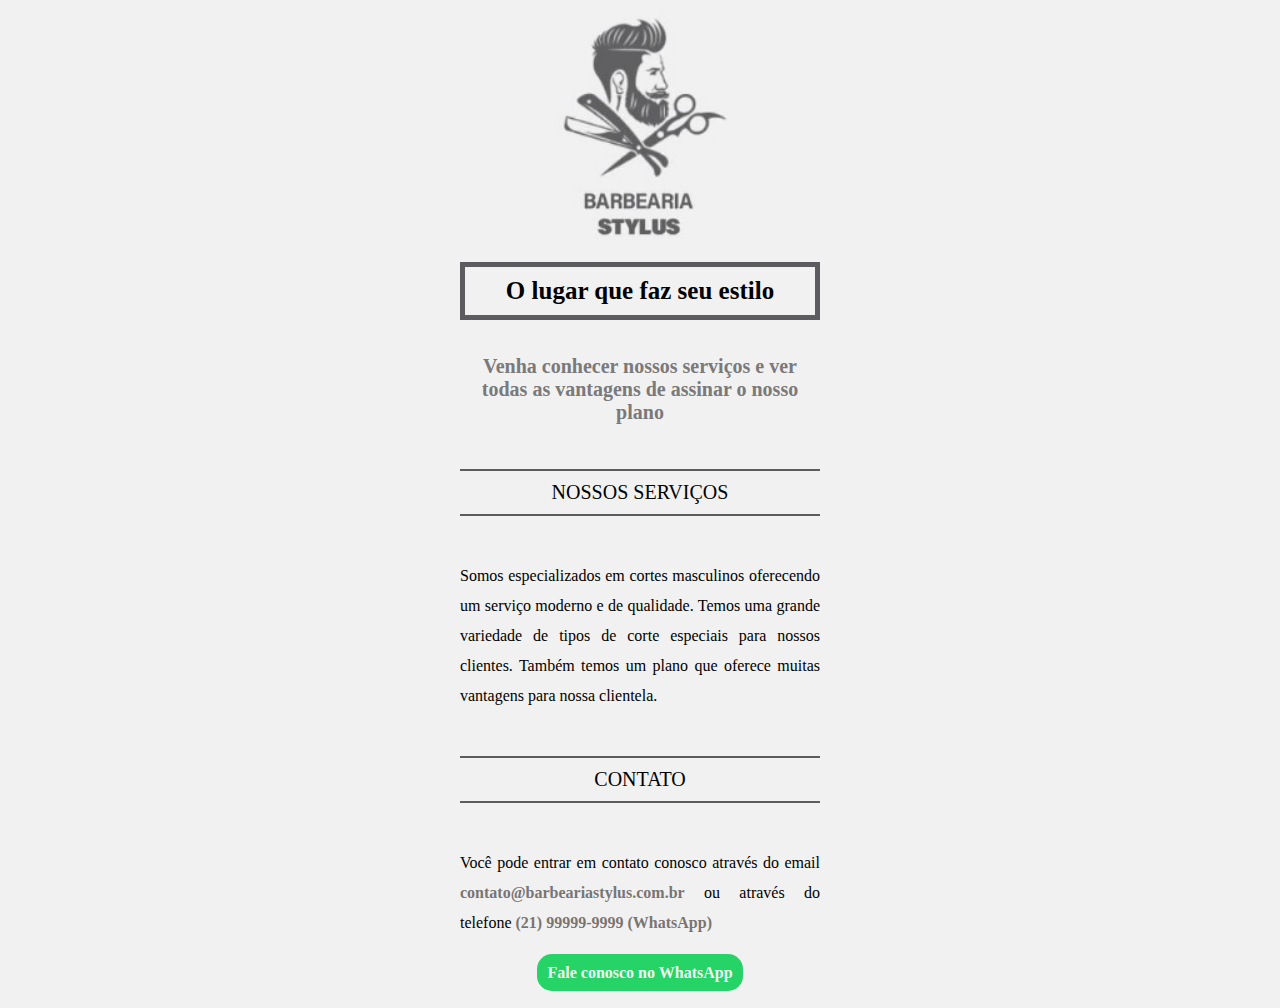
<file: Barbearia Stylus/index.html>
<!DOCTYPE html>
<html lang="pt-BR">

<head>
    <meta charset="UTF-8">
    <meta name="viewport" content="width=device-width, initial-scale=1.0">
    <title>Barbearia Stylus</title>
    <link rel="stylesheet" href="estilo.css">
</head>

<body>
    <img src="img/logotipo.jpg" alt="Logo Barbearia Stylus">

    <h1>O lugar que faz seu estilo</h1>

    <h2>
        Venha conhecer nossos serviços e ver todas as 
        vantagens de assinar o nosso plano
    </h2>

    <h3>NOSSOS SERVIÇOS</h3>

    <p>
        Somos especializados em cortes masculinos oferecendo um serviço moderno e de qualidade. Temos uma grande
        variedade de tipos de corte especiais para nossos clientes. Também temos um plano que oferece muitas vantagens
        para nossa clientela.
    </p>

    <h3>CONTATO</h3>

    <p>
        Você pode entrar em contato conosco através do email <span>contato@barbeariastylus.com.br</span> ou através do telefone <span>(21) 99999-9999 (WhatsApp)</span>
    </p>

    <a href="https://api.whatsapp.com/send?phone=999999999&text=Send20%a20%quote">Fale conosco no WhatsApp</a>

</body>

</html>
</file>
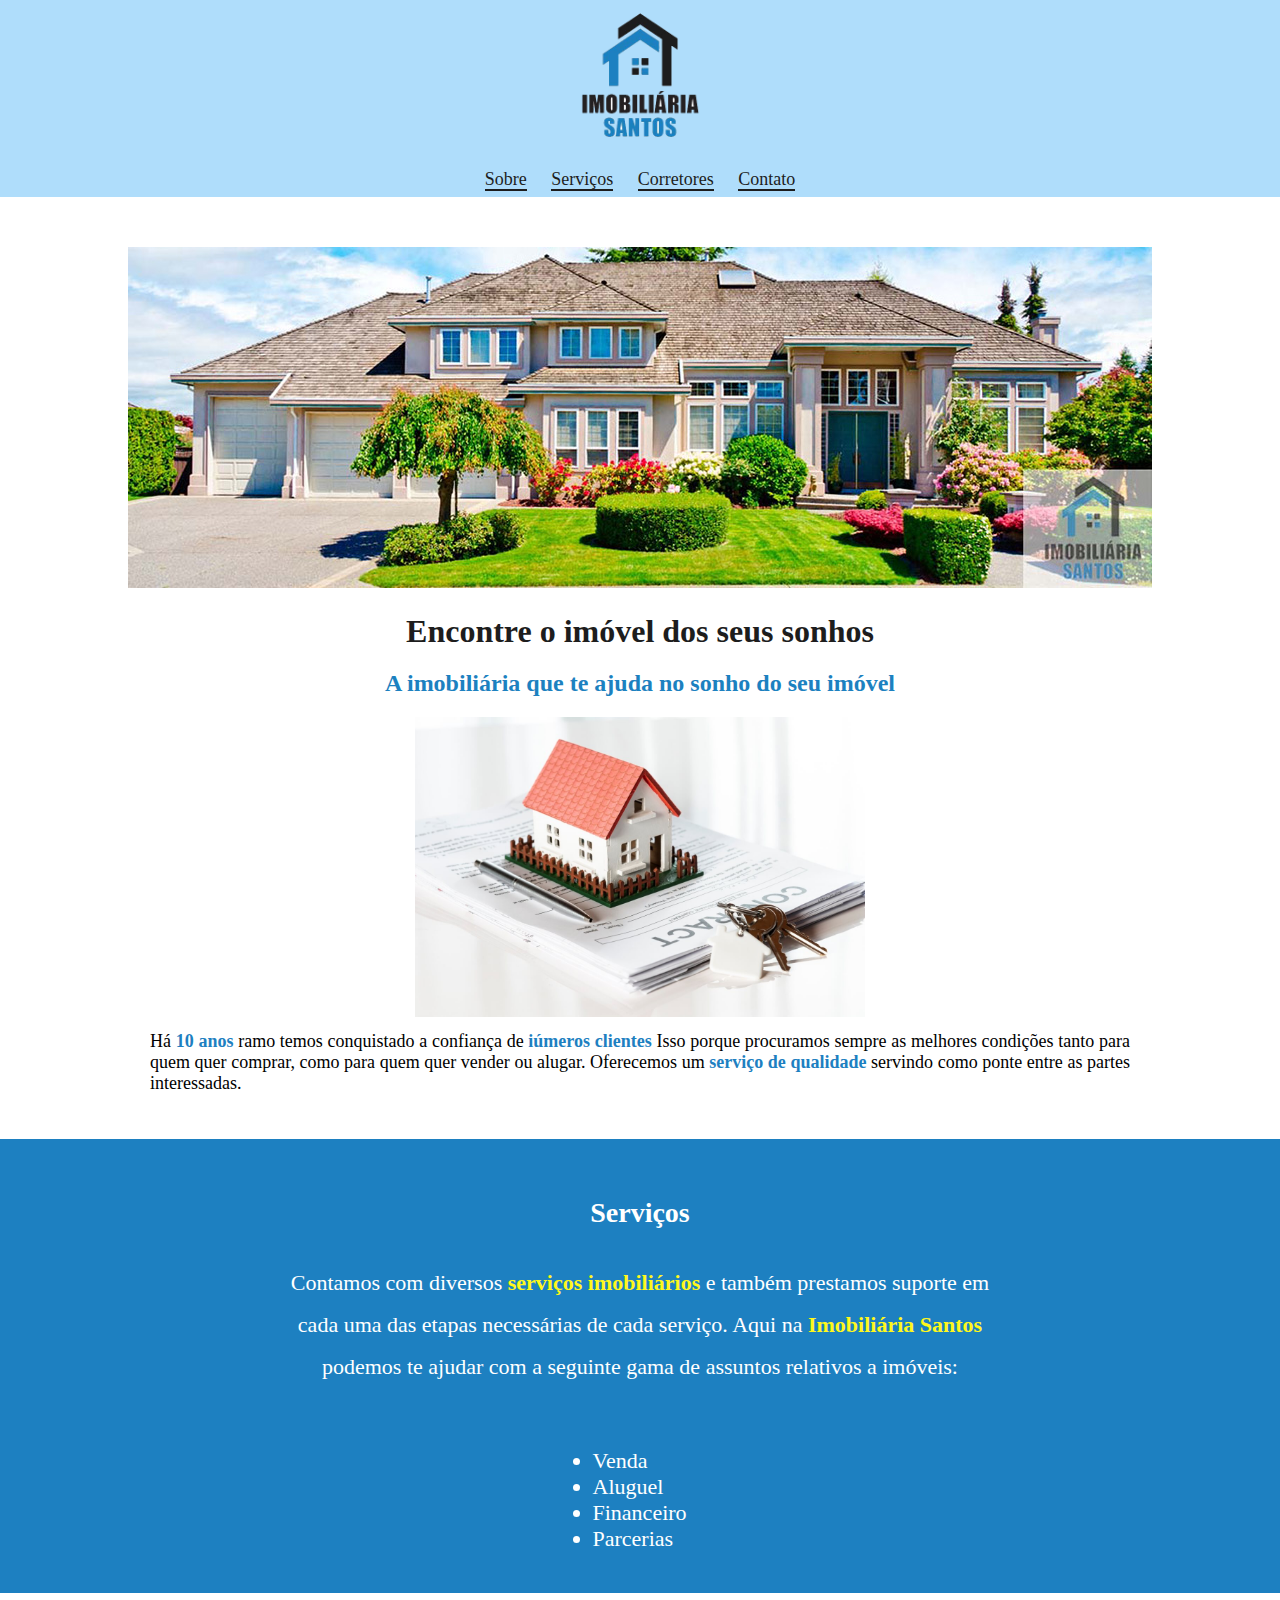
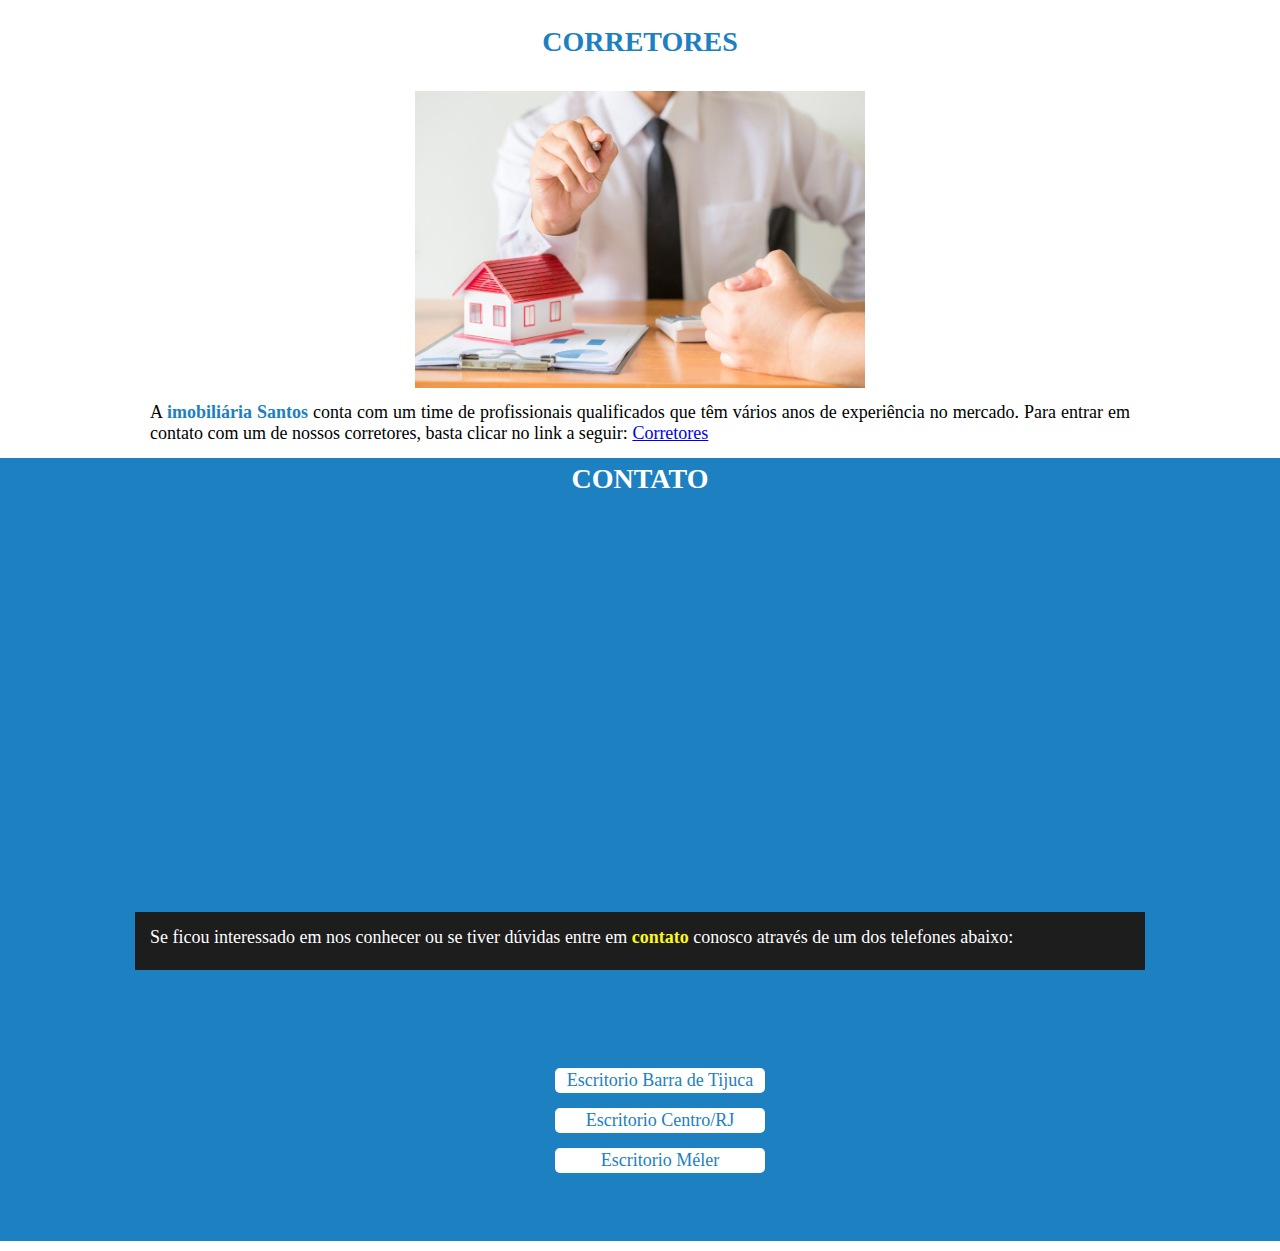
<file: Imobiliaria Santos/index.html>
<!DOCTYPE html>
<html lang="pt-BR">

<head>
    <meta charset="UTF-8">
    <meta name="viewport" content="width=device-width, initial-scale=1.0">
    <title>Imobiliaria Santos</title>
    <link rel="stylesheet" href="css/estilo.css">
</head>

<body>
    <div class="secao inicio">
        <img class="logo" src="img/logo.png" alt="Logo da Imobiliaria Santos">
        <p>
            <a href="#Sobre">Sobre</a>
            <a href="#Serviços">Serviços</a>
            <a href="#Corretores">Corretores</a>
            <a href="#Contato">Contato</a>
        </p>
    </div>
    <!Primeira seção>

    <div class="secao banner">
        <img src="img/banner.jpg" alt="Casa padrão americano">
    </div>
    <!Segunda seção>

    <div class="secao sobre" id="Sobre">
        <h1>Encontre o imóvel dos seus sonhos</h1>
        <h2>A imobiliária que te ajuda no sonho do seu imóvel</h2>
        <img class="imagem-padrao" src="img/imovel-assinatura.jpg" alt="Maquete de uma e uma chave sobre contrato de imovel">
        <p>
            Há <span class="texto-azul">10 anos</span> ramo temos conquistado a confiança de <span class="texto-azul">iúmeros clientes</span> Isso porque procuramos sempre as melhores condições tanto para quem quer comprar, como para quem quer vender ou alugar. Oferecemos um <spam class="texto-azul">serviço de qualidade</spam> servindo como ponte entre as partes interessadas.
        </p>

    </div>
    <!Quarta seção>

    <div class="secao servicos" id="Serviços">
        <h3 class="padrao-subtitulo">Serviços</h3>
        <p class="primeiro-paragrafo">
            Contamos com diversos <span class="texto-amarelo">serviços imobiliários</span> e também prestamos suporte em cada uma das etapas necessárias de cada serviço. Aqui na <span class="texto-amarelo">Imobiliária Santos</span> podemos te ajudar com a seguinte gama de assuntos relativos a imóveis:
        </p>
        <p>
            <ul>
                <li>Venda</li>
                <li>Aluguel</li>
                <li>Financeiro</li>
                <li>Parcerias</li>
            </ul>
        </p>
    </div>
    <!Quinta seção>

    <div class="secao corretores" id="Corretores">
        <h3 class="texto-azul padrao-subtitulo">CORRETORES</h3>
        <img class="imagem-padrao" src="img/corretores.jpg" alt="Corretor fechando negocio">
        <p>
            A <span class="texto-azul">imobiliária Santos</span> conta com um time de profissionais qualificados que têm vários anos de experiência no mercado. Para entrar em contato com um de nossos corretores, basta clicar no link a seguir: <a href="mailto: corretores@gmail.com">Corretores</a>
        </p>
    </div>

    <!Sexta seção>
    <div class="secao contato" id="Contato">
        <h3 class="padrao-subtitulo">CONTATO</h3>
        <iframe src="https://www.google.com/maps/embed?pb=!1m18!1m12!1m3!1d7346.254844548052!2d-43.364712467659004!3d-22.98234139602229!2m3!1f0!2f0!3f0!3m2!1i1024!2i768!4f13.1!3m3!1m2!1s0x9bda2ed54ec2e1%3A0x4431d262cad1d163!2sAv.%20Ayrton%20Senna%2C%203000%20-%20Barra%20da%20Tijuca%2C%20Rio%20de%20Janeiro%20-%20RJ%2C%2022775-904!5e0!3m2!1spt-BR!2sbr!4v1642532754862!5m2!1spt-BR!2sbr" frameborder="0"></iframe>
        <p class="mensagem">
            Se ficou interessado em nos conhecer ou se tiver dúvidas entre em <span class="texto-amarelo">contato</span> conosco através de um dos telefones abaixo:
        </p>
        <p>
            <ul type="none">
                <li>Escritorio Barra de Tijuca</li>
                <li>Escritorio Centro/RJ</li>
                <li>Escritorio Méler</li>
            </ul>
        </p>

    </div>
    
</body>

</html>
</file>
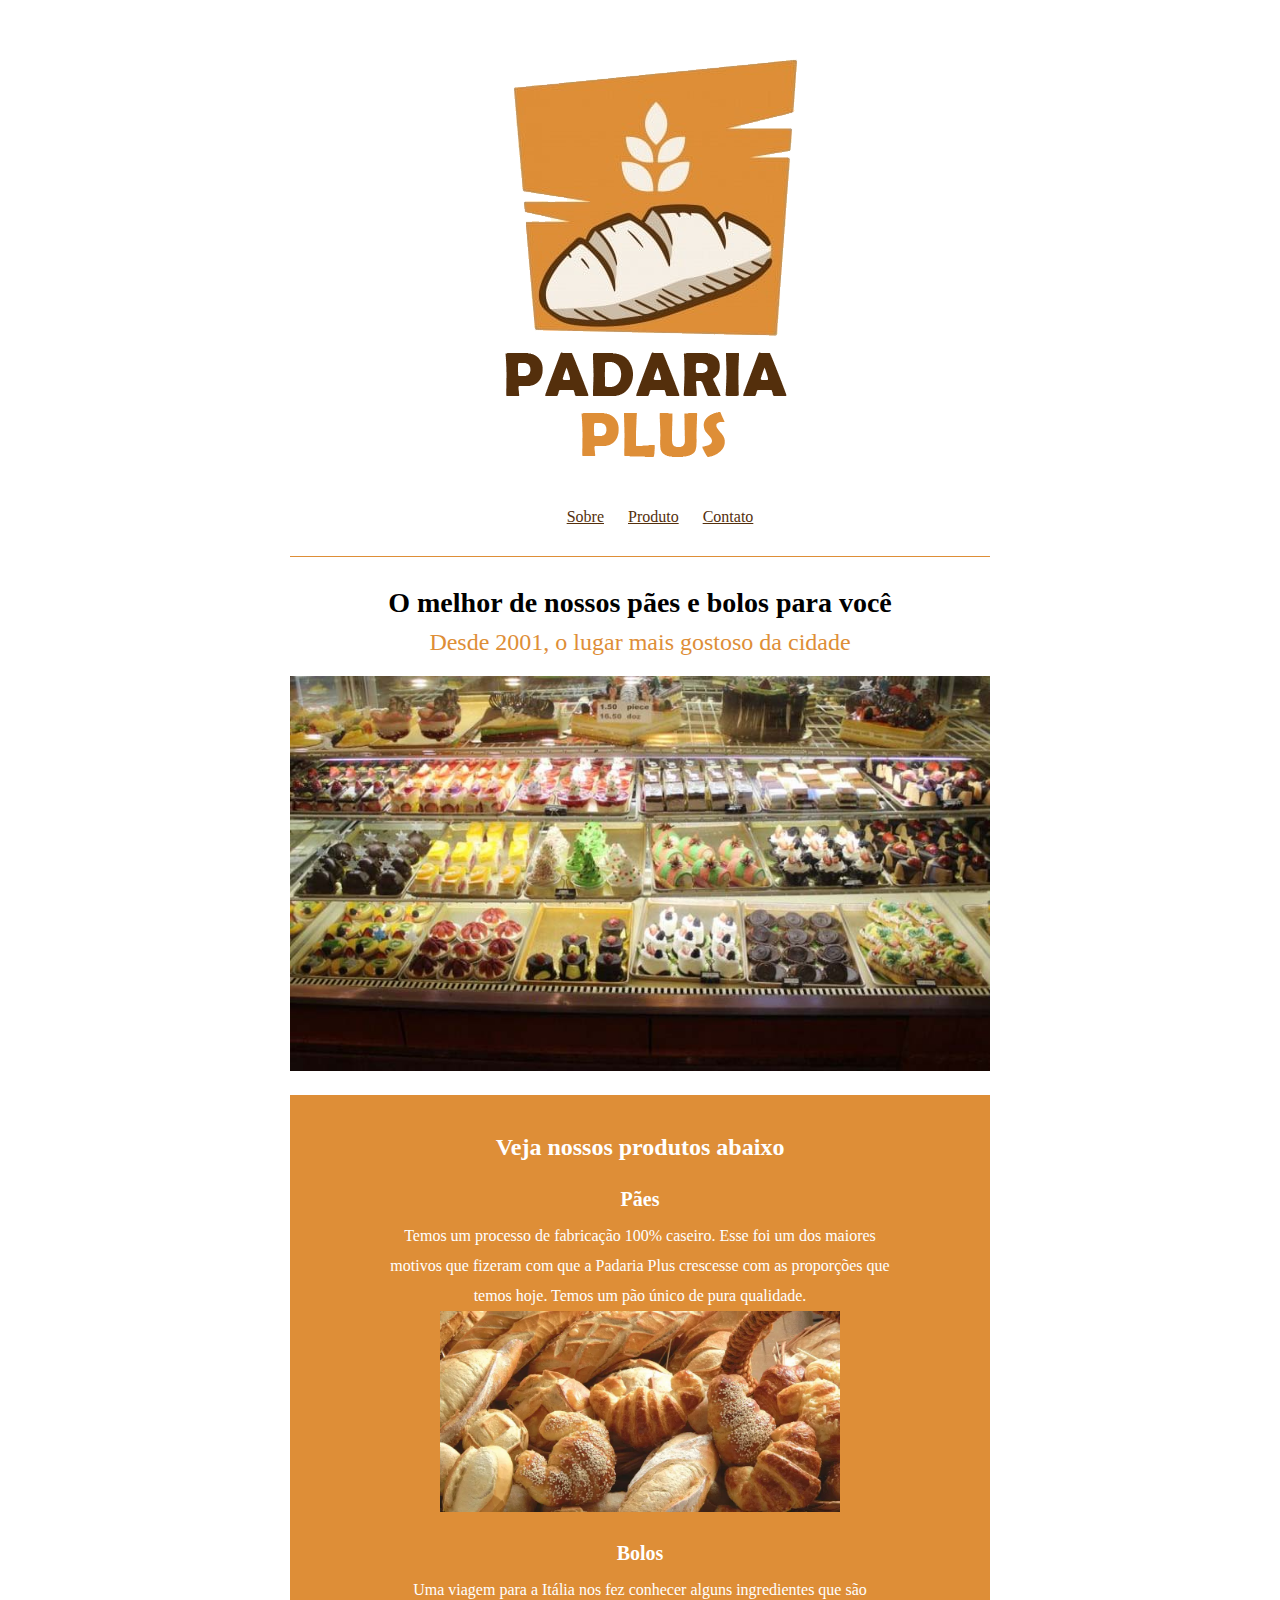
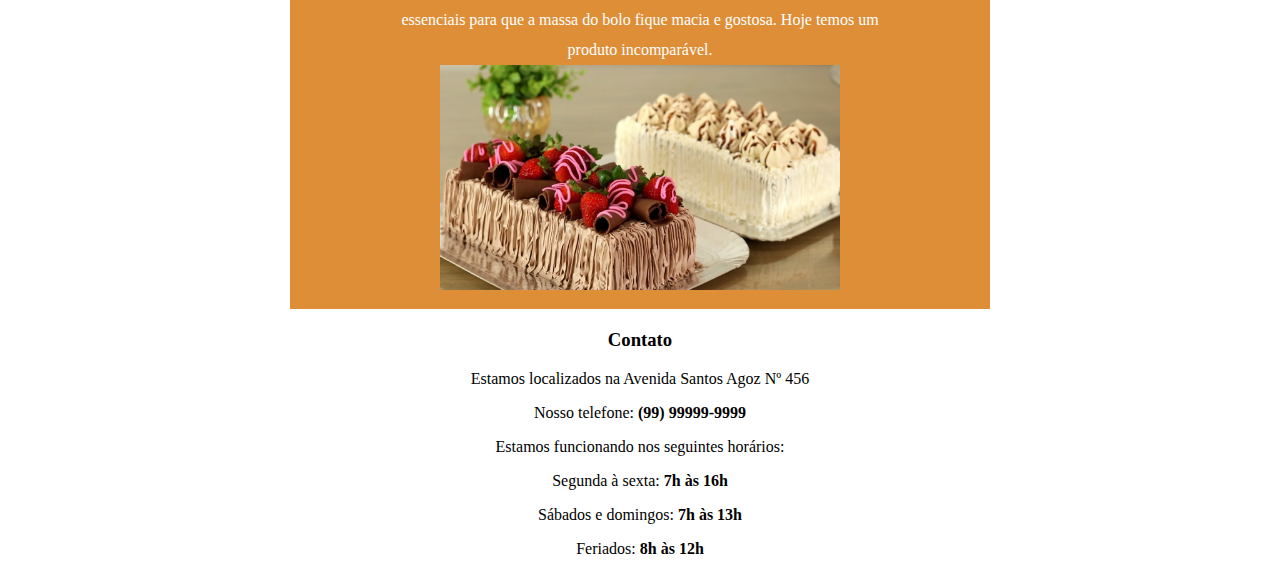
<file: Padaria-plus/index.html>
<!DOCTYPE html>
<html lang="pt-BR">
<head>

    <meta charset="UTF-8">
    <meta name="viewport" content="width=device-width, initial-scale=1.0">
    <meta name="description" content="Plataforma de exposição dos produtos vendidos pela padaria plus">
    <title>Padaria plus</title>
    <link rel="stylesheet" href="css/estilo.css">

</head>
<body>
    <div class="secao">
        <img class="logo" src="img/logo.png " alt="Logo Padaria plus">
        <ul type="none">

            <li><a href="#Sobre">Sobre</a></li>
            <li><a href="#Produto">Produto</a></li>
            <li><a href="#Contato">Contato</a></li>

        </ul>
        
    </div>

    <div class="secao" id="Sobre">

        <h1>O melhor de nossos pães e bolos para você</h1>
        <h2>Desde 2001, o lugar mais gostoso da cidade</h2>
        <img class="img-vitrine" src="img/produtos-padaria.jpg" alt="Vitrine da padaria">

    </div>

    <div class="secao secao-destaque" id="Produto">
        <h3>Veja nossos produtos abaixo</h3>
        <h4>Pães</h4>
        <p>
            Temos um processo de fabricação 100% caseiro. Esse foi um dos maiores motivos que fizeram com que a Padaria Plus crescesse com as proporções que temos hoje. Temos um pão único de pura qualidade.
        </p>

        <img class="img-paes" src="img/paes.jpg" alt="Imagem dos pães da padaria plus">

        <h4>Bolos</h4>
        <p>
            Uma viagem para a Itália nos fez conhecer alguns ingredientes que são essenciais para que a massa do bolo fique macia e gostosa. Hoje temos um produto incomparável.
        </p>

        <img class="img-bolos" src="img/bolos.jpg" alt="Imagem dos bolos vendidos na padaria plus">

    </div>

    <div class="secao" id="Contato">
        <h3>Contato</h3>
        <p>
            Estamos localizados na Avenida Santos Agoz Nº 456
        </p>
        <p>
            Nosso telefone: <span>(99) 99999-9999</span>
        </p>
        <p>
            Estamos funcionando nos seguintes horários:
        </p>
        <p>
            Segunda à sexta: <span>7h às 16h</span>
        </p>
        <p>
            Sábados e domingos: <span>7h às 13h</span>
        </p>
        <p>
            Feriados: <span>8h às 12h</span>
        </p>


    </div>
</body>
</html>
</file>
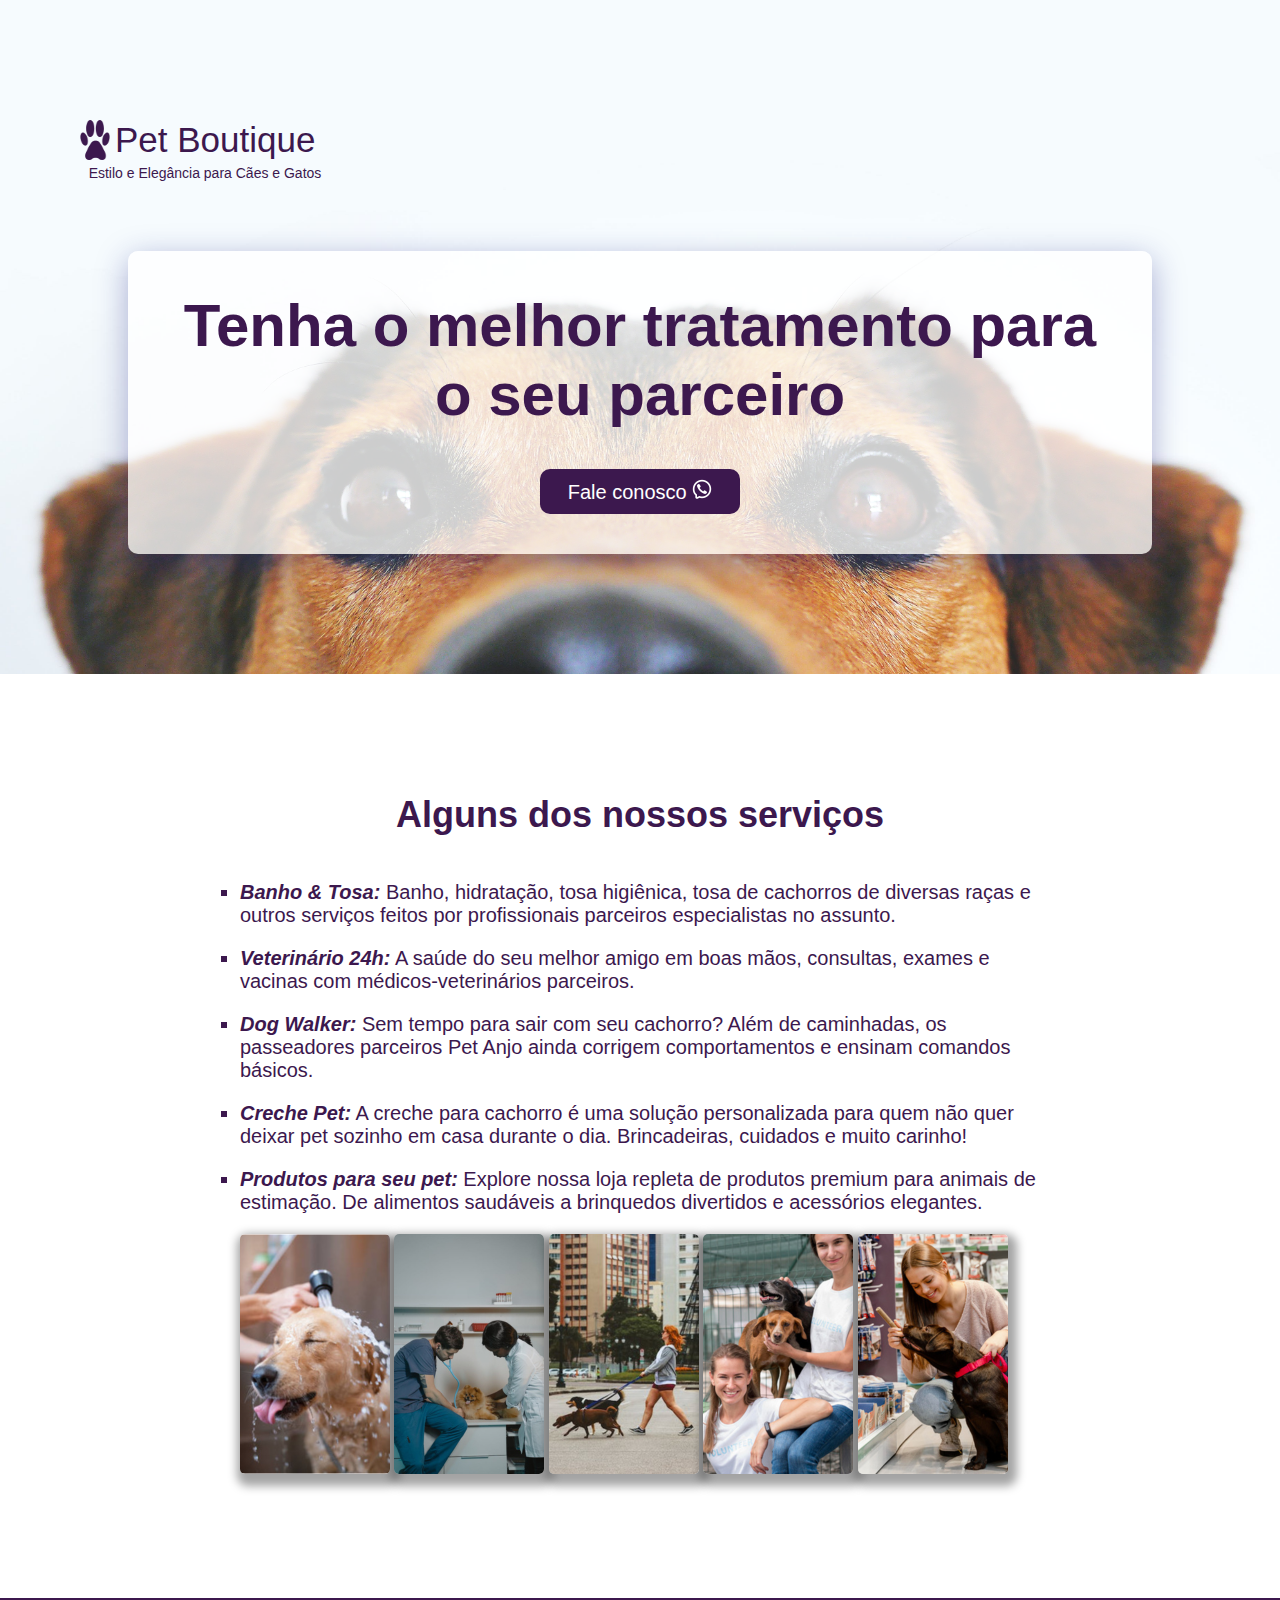
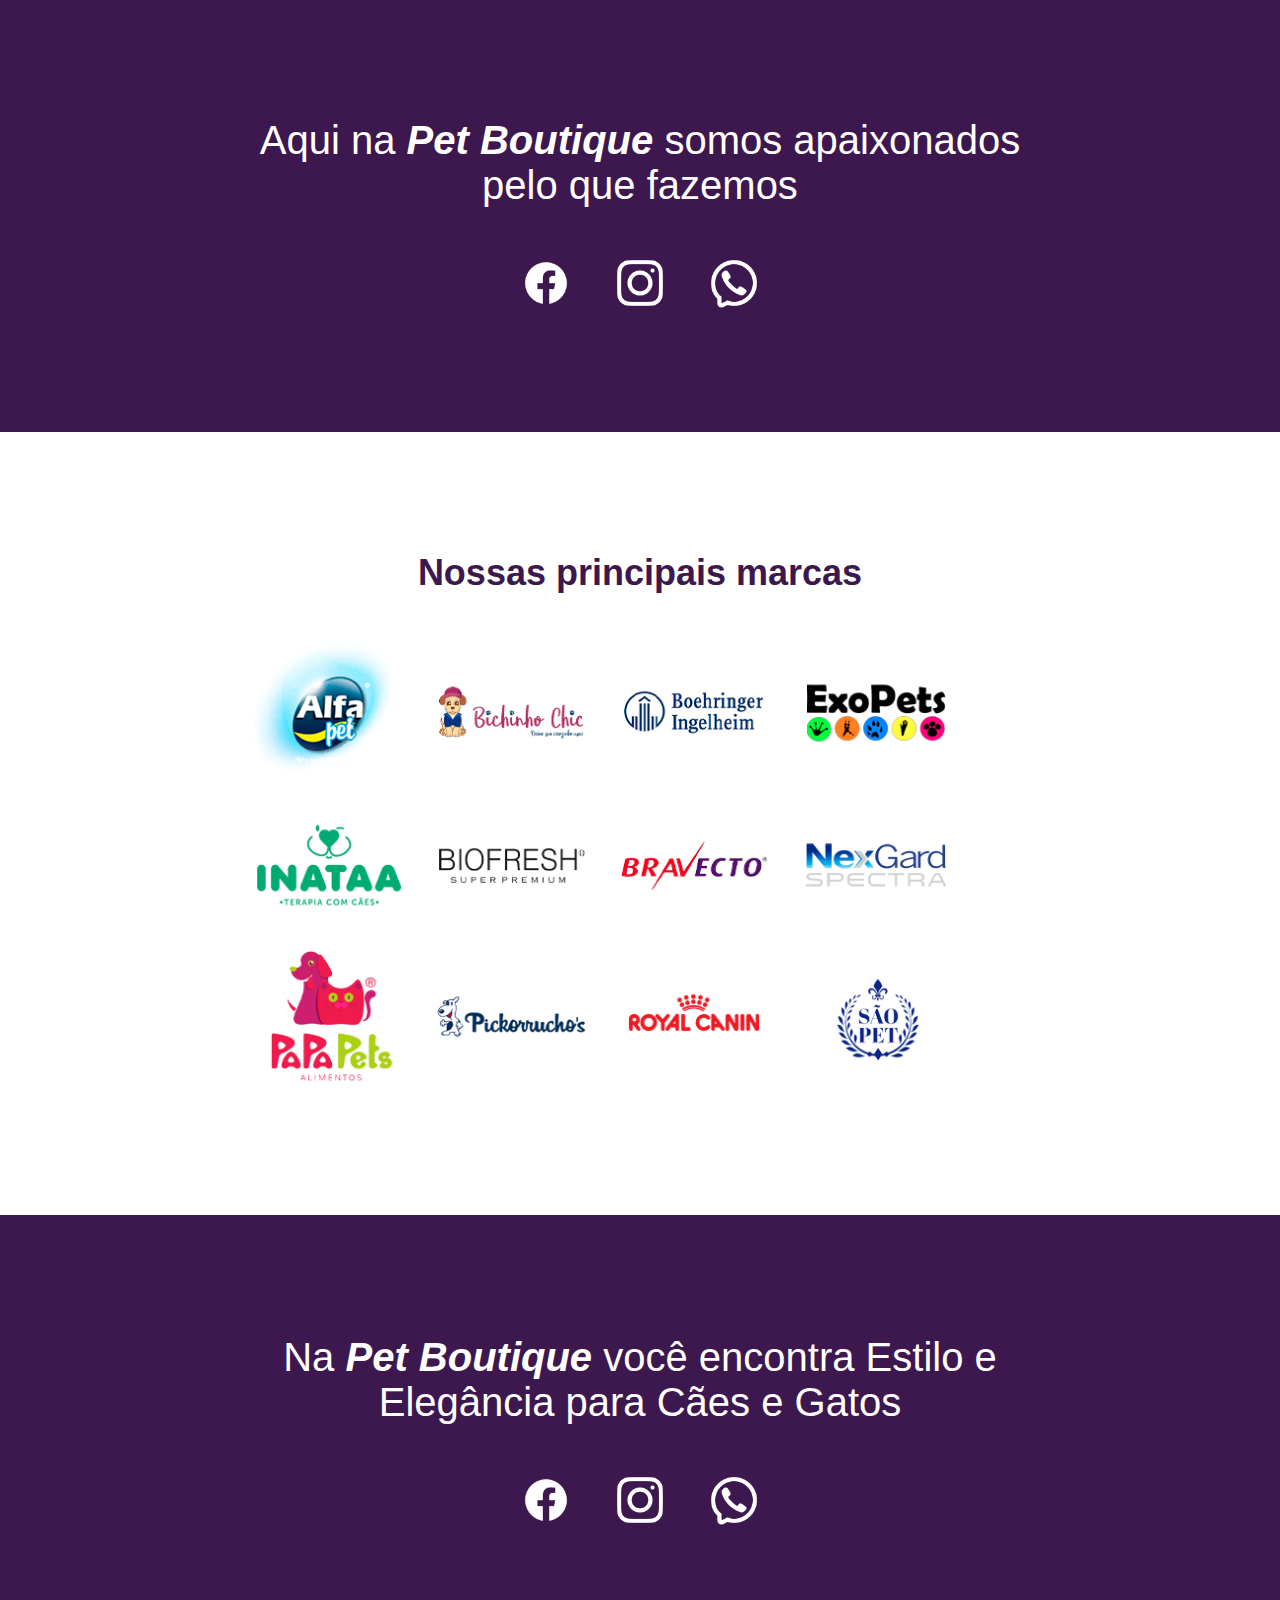
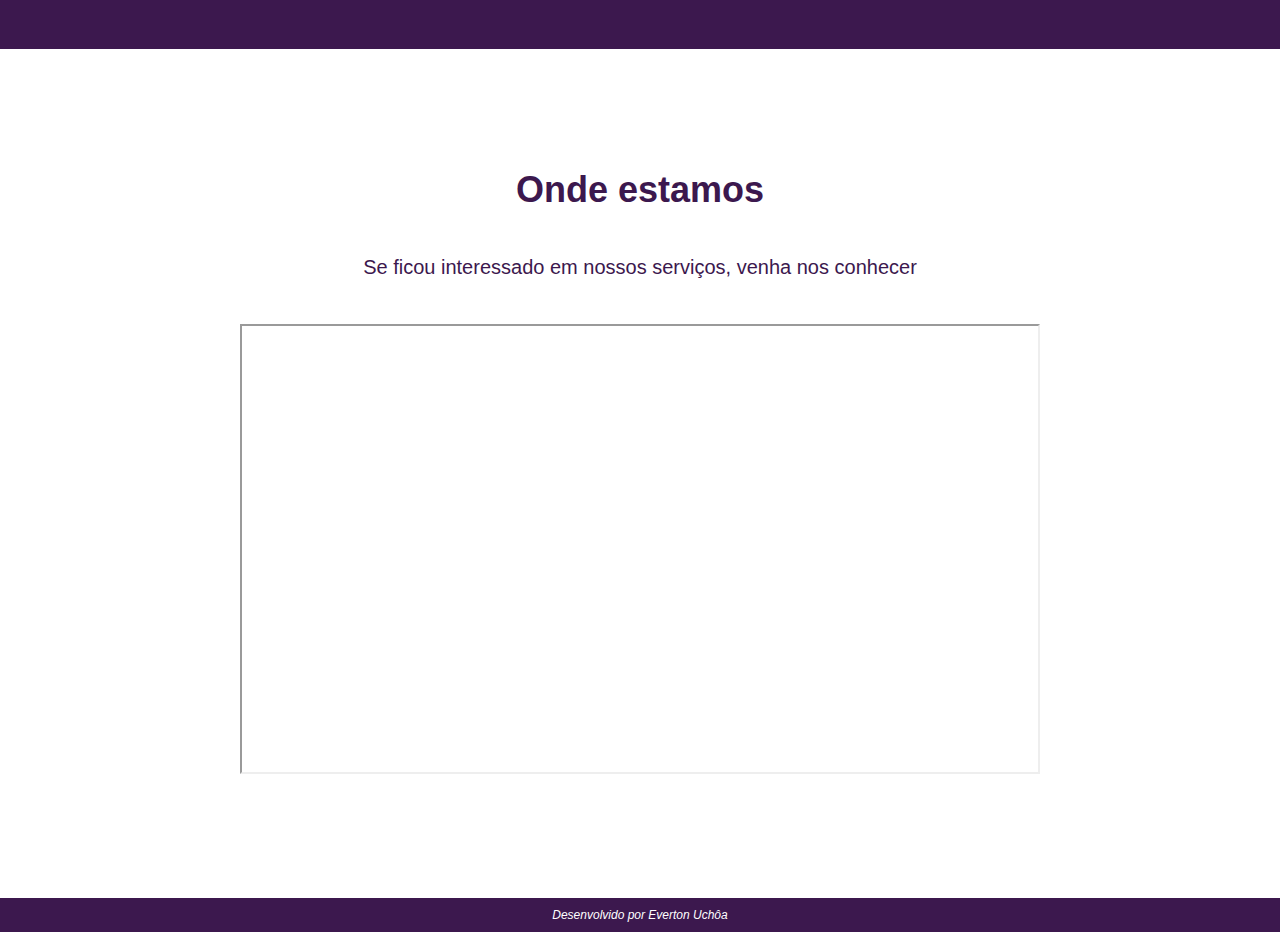
<file: pet shop/index.html>
<!DOCTYPE html>
<html lang="pt-BR">

<head>
    <meta charset="UTF-8">
    <meta name="viewport" content="width=device-width, initial-scale=1.0">
    <meta name="description" content="Site para venda de serviços e produtos para animais de estimação">
    <title>Pet Boutique</title>
    <link rel="stylesheet" href="css/estilo.css">
</head>

<body>
    <header>
            <div class="logo">
                <div class="nome-logo">
                    <img src="img/patas.png" alt="Logomarca Pet Shop">
                    <p>Pet Boutique</p>
                </div>
                <p class="sloga-logo">Estilo e Elegância para Cães e Gatos</p>
            </div>

            <div class="banner">
                <h1 class="banner-titulo">Tenha o melhor tratamento para o seu parceiro</h1>
                <div class="whatsapp-link">
                     <a href="https://wa.me/5522999999999/" target="_blank">Fale conosco</a>
                     <img src="img/redes-sociais/whatsapp-svgrepo-com.png" alt="Logo whatsapp">
                </div>
            </div>    
    </header>

    <main>
        <div class="serviços">
            <h2>Alguns dos nossos serviços</h2>
            <div class="list">
                <ul type="square" >
                    <li>
                        <span>Banho & Tosa:</span> Banho, hidratação, tosa higiênica, tosa de cachorros de diversas
                        raças e outros serviços feitos por profissionais parceiros especialistas no assunto.
                    </li>
                    <li>
                        <span>Veterinário 24h:</span> A saúde do seu melhor amigo em boas mãos, consultas, exames e
                        vacinas com médicos-veterinários parceiros.
                    </li>
                    <li>
                        <span>Dog Walker:</span> Sem tempo para sair com seu cachorro? Além de caminhadas, os
                        passeadores parceiros Pet Anjo ainda corrigem comportamentos e ensinam comandos básicos.
                    </li>
                    <li>
                        <span>Creche Pet:</span> A creche para cachorro é uma solução personalizada para quem não quer
                        deixar pet sozinho em casa durante o dia. Brincadeiras, cuidados e muito carinho!
                    </li>
                    <li>
                        <span>Produtos para seu pet:</span> Explore nossa loja repleta de produtos premium para animais
                        de estimação. De alimentos saudáveis a brinquedos divertidos e acessórios elegantes.
                    </li>
                </ul>
            </div>

            <div class="img-serviços">
                <img src="img/banho.png" alt="Cachorro tomando banho">
                <img src="img/veterinario.png" alt="Dois veterinario cuidando de um cachorro">
                <img src="img/dog-walker.png" alt="Mulher passeando com dois cachorros">
                <img src="img/creche.png" alt="Duas mulheres com dois cachorros">
                <img src="img/loja.png" alt="Uma mulher com seu cachorro em uma loja">
            </div>
        </div>

        <div class="redes-sociais">
            <p>Aqui na <span>Pet Boutique</span> somos apaixonados pelo que fazemos</p>
            <div class="logo-redes">
                <a href="https://www.facebook.com/" target="_blank"><img src="img/redes-sociais/facebook-svgrepo-com.png" alt="Logo Facebook"></a>
                <a href="https://www.instagram.com/" target="_blank"><img src="img/redes-sociais/instagram-svgrepo-com.png" alt="Logo Instagran"></a>
                <a href="https://wa.me/5522999999999/" target="_blank"><img src="img/redes-sociais/whatsapp-svgrepo-com.png" alt="Logo whatsapp"></a>
            </div>
        </div>

        <div class="marcas">
            <h3>Nossas principais marcas</h3>
            <div>
                <div>
                    <img src="img/marcas/AlfaPet.png" alt="Logo Alfapet">
                    <img src="img/marcas/BichinhoChic.png" alt="Logo BichinhoChic">
                    <img src="img/marcas/Boehringer.png" alt="Logo Boehringer">
                    <img src="img/marcas/exopets.png" alt="Logo Exopets">
                </div>
                <div>
                    <img src="img/marcas/Inataa.png" alt="Logo Inataa">
                    <img src="img/marcas/LogoBiofresh.png" alt="Logo Biofresh">
                    <img src="img/marcas/LogoBravecto.png" alt="Logo Bravecto">
                    <img src="img/marcas/NexgardSpectra.png" alt="Logo NexgardSpectra">
                </div>
                <div>
                    <img src="img/marcas/PapaPets.png" alt="Logo PapaPets">
                    <img src="img/marcas/Pickorruchos.png" alt="Logo Pickorruchos">
                    <img src="img/marcas/royalcanini.png" alt="Logo royalcanini">
                    <img src="img/marcas/saopet.png" alt="Logo saopet">
                </div>
            </div>
        </div>

        <div class="redes-sociais">
            <p>Na <span>Pet Boutique</span> você encontra Estilo e Elegância para Cães e Gatos</p>
            <div class="logo-redes">
                <a href="https://www.facebook.com/" target="_blank"><img src="img/redes-sociais/facebook-svgrepo-com.png" alt="Logo Facebook"></a>
                <a href="https://www.instagram.com/" target="_blank"><img src="img/redes-sociais/instagram-svgrepo-com.png" alt="Logo Instagran"></a>
                <a href="https://wa.me/5522999999999/" target="_blank"><img src="img/redes-sociais/whatsapp-svgrepo-com.png" alt="Logo whatsapp"></a>
            </div>
        </div>

        <div class="localizacao">
            <h3>Onde estamos</h3>
            <p>Se ficou interessado em nossos serviços, venha nos conhecer</p>
            <iframe src="https://www.google.com/maps/embed?pb=!1m18!1m12!1m3!1d127389.0099707612!2d-38.64200640273439!3d-3.8302193999999954!2m3!1f0!2f0!3f0!3m2!1i1024!2i768!4f13.1!3m3!1m2!1s0x7c74ffeb02671e3%3A0xebd1039403eb3d24!2sBoutique%20Pet%20Oficial!5e0!3m2!1spt-BR!2sbr!4v1714157828589!5m2!1spt-BR!2sbr" width="800" height="450"></iframe>

        </div>
    </main>

    <footer>
        <p>Desenvolvido por Everton Uchôa</p>
    </footer>
</body>

</html>
</file>
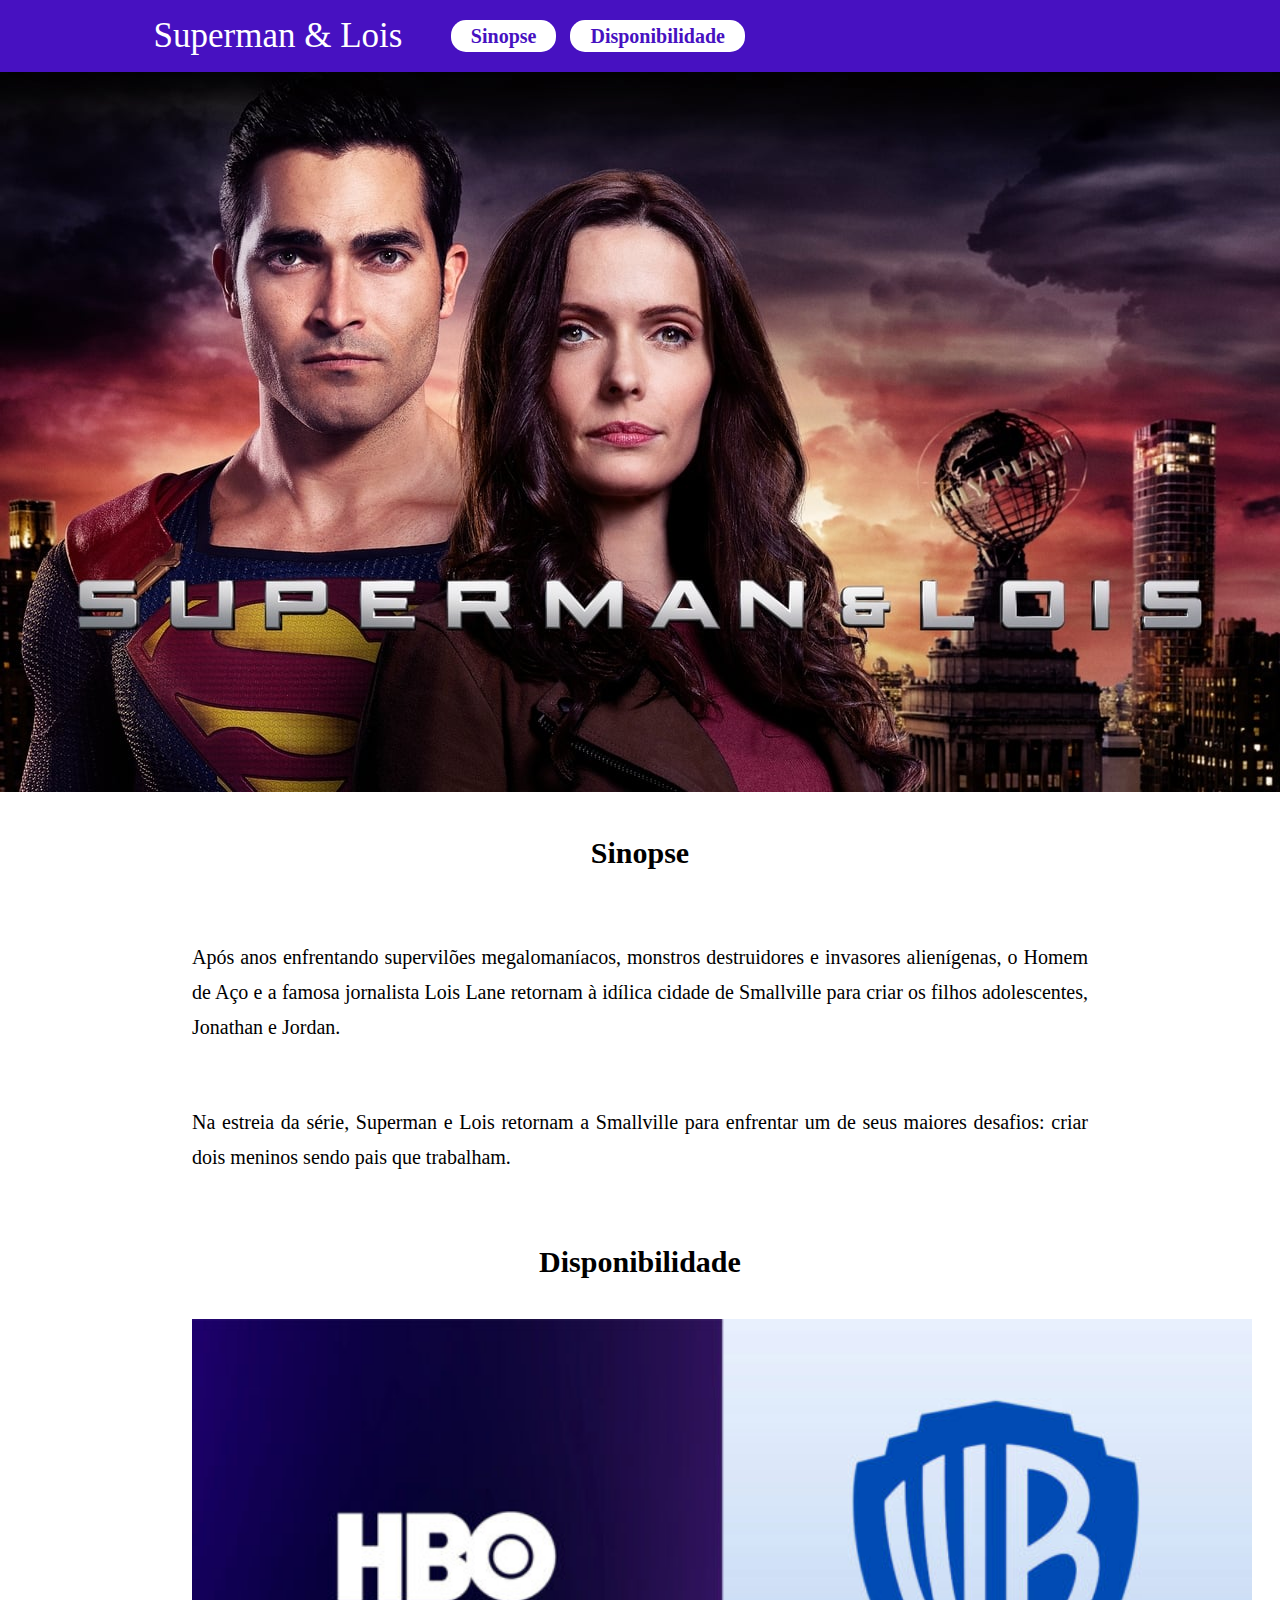
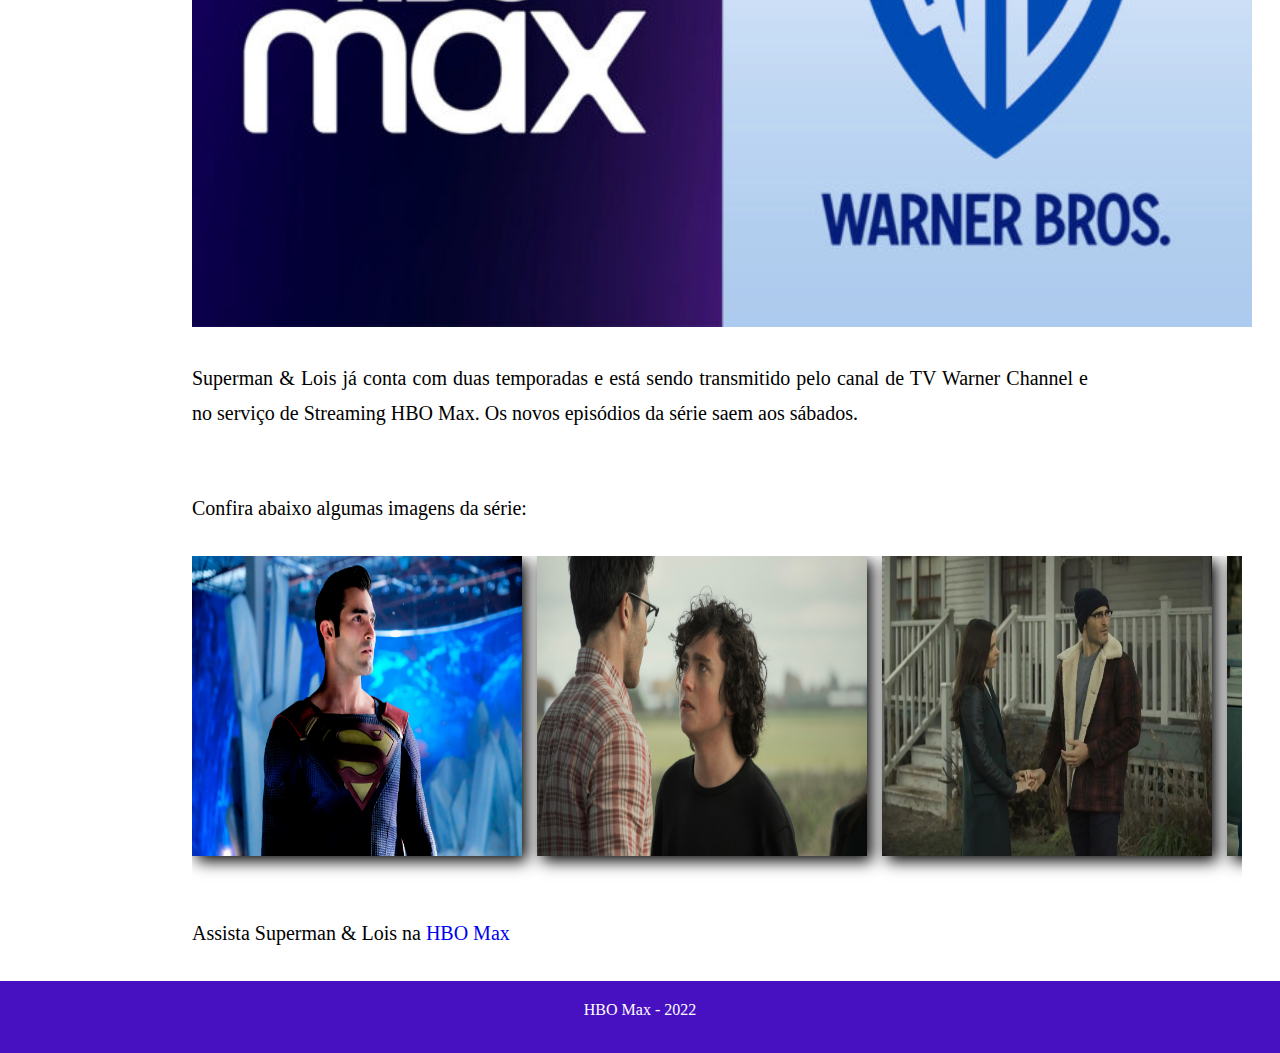
<file: Superman & Lois/index.html>
<!DOCTYPE html>
<html lang="en">

<head>
    <meta charset="UTF-8">
    <meta name="viewport" content="width=device-width, initial-scale=1.0">
    <meta name="description" content="Pagina de divulvação da série Superman & Lois">
    <link rel="stylesheet" href="css/estilo.css">
    <title>Superman & Lois</title>
</head>

<body>
    <header>
        <h1>Superman & Lois</h1>
        <nav>
            <a class="link" href="#Sinopse">Sinopse</a>
            <a class="link" href="#Disponibilidade">Disponibilidade</a>
        </nav>
    </header>

    <main class="seção-main">
        <section class="banner">
            <img src="img/capa.jpg" alt="Banner do Superman & Lois">
        </section>

        <section>
            <h2 id="Sinopse" class="subtitulo">Sinopse</h2>
            <p class="paragrafos">
                Após anos enfrentando supervilões megalomaníacos, monstros destruidores e invasores alienígenas, o Homem
                de Aço e a famosa jornalista Lois Lane retornam à idílica cidade de Smallville para criar os filhos
                adolescentes, Jonathan e Jordan.
            </p>
            <p class="paragrafos">
                Na estreia da série, Superman e Lois retornam a Smallville para enfrentar um de seus maiores desafios:
                criar dois meninos sendo pais que trabalham.
            </p>
        </section>

        <section>
            <h2 id="Disponibilidade" class="subtitulo">Disponibilidade</h2>
            <img class="img-tvs" src="img/tv.jpg" alt="Imagem logo da HBOmax e da Wagner Bros">
            <p class="paragrafos">
                Superman & Lois já conta com duas temporadas e está sendo transmitido pelo canal de TV Warner Channel e
                no serviço de Streaming HBO Max.
                Os novos episódios da série saem aos sábados.
            </p>
            <p class="paragrafos">
                Confira abaixo algumas imagens da série:
            </p>
            <div class="galeria album">
                <img src="img/1.jpg" alt="Imagem 1">
                <img src="img/2.jpg" alt="Imagem 2">
                <img src="img/3.jpg" alt="Imagem 3">
                <img src="img/4.jpg" alt="Imagem 4">
                <img src="img/5.jpg" alt="Imagem 5">
                <img src="img/6.jpg" alt="Imagem 6">
            </div>
            <p class="paragrafos">Assista Superman & Lois na <a href="https://www.max.com/br/pt">HBO Max</a></p>
        </section>

    </main>

    <footer>
        <p>HBO Max - 2022</p>
    </footer>

</body>

</html>
</file>
<file: Barbearia Stylus/estilo.css>
body {
    background-color: #f1f1f1;
    font-family: Verdana;
    width: 768;
    height: 1024;
    text-align: center;
    margin: auto 380px;
}

img {
    width: 190px;

}

h1 {

    font-size: 25px;
    color: #7a7572 text-align: center;
    border: 5px solid #5c5c5e;
    padding-top: 10px;
    padding-bottom: 10px;
    margin: auto 80px;

}

h2 {
    font-size: 20px;
    color: #7a797b;
    margin: 35px 100px;
    text-align: center;


}

h3 {
    font-size: 20px;
    font-weight: lighter;
    text-align: center;
    border-top: 2px solid #5c5c5e;
    border-bottom: 2px solid #5c5c5e;
    padding: 10px;
    margin: 45px 80px;
}

p {
    color: #7a7572 font-size: 18px;
    margin: auto 80px;
    text-align: justify;
    line-height: 30px;

}

span {
    font-weight: bold;
    color: #7a7572
}

a {
    color: #eff8f1;
    background-color: #25d366;
    border-radius: 15px;
    padding: 10px;
    line-height: 70px;
    text-decoration: none;
    font-weight: bold;
}
</file>
<file: Imobiliaria Santos/css/estilo.css>
body {
    margin: 0;
    font-family: Tahoma;
}
.secao{
    padding-top: 30px auto;
    text-align: center;
}
p{
    margin: 10px auto;
    width: 980px;
    text-align: justify;
    font-size: 18px;
    height: 28px;
}
.inicio{
    background-color: #afddfb;
}
.logo{
    width: 150px;
}
.inicio p{
    margin-top: 15px;
    margin-bottom: 25px;
    text-align: center;
}
.inicio a{
    font-size: 18px;
    color: #1d1d1d;
    border-bottom: solid 2px #1d1d1d;
    text-decoration: none;
    margin: 0px 10px;
}
.banner{
    margin-top: 50px;
    padding-top: 0px;
}
span{
    font-weight: bold;
}
.sobre h1{
    color: #1d1d1d;
    margin-bottom: 5px;
}
.sobre h2{
    color: #1c81c0
}
.imagem-padrao{
    width: 450px;
}
.texto-azul{
    color: #1d80c1;
    font-weight: bold;
}
.servicos{
    background-color: #1d80c1;
    margin-top: 80px;
    padding: 25px 0px;
}
.servicos h3{
    color: #ffffff;
}
.padrao-subtitulo{
    font-size: 28px;
    line-height: 42px;
}
.servicos p{
    color: #ffffff;
    line-height: 42px;
    font-size: 22px;
    text-align: center;
    width: 700px;
}
.primeiro-paragrafo{
    padding-bottom: 80px;
}
.texto-amarelo{
    color: #fff81b;
}
.servicos ul{
    margin: 40px auto;
    width: 135px;
    color: #ffffff;
    height: 42px;
    text-align: left;
    font-size: 22px;
}
.contato{
    background-color: #1d80c1
}
.contato h3{
    color: #ffffff;
}
.mensagem{
    color: #ffffff;
    background-color: #1d1d1d;
    padding: 15px;
    margin-top: 30px;
    margin-bottom: 30px;
}
.contato ul{
    margin: 40px auto;
    width: 210px;
}
.contato li{
    margin-top: 15px;
    text-align: center;
    font-size: 18px;
    background-color: #ffffff;
    color: #1d80c1;
    padding: 2px 5px;
    border-radius: 5px;
}
iframe{
    width: 700px;
    height: 350px;
}
</file>
<file: Padaria-plus/css/estilo.css>
.secao{
    width: 700px;
    margin: 20px auto;
    text-align: center;
}
.secao-destaque{
    background-color: #de8e37;
    padding-top: 15px;
    padding-bottom: 15px;
    color: #fff;
}
.secao-destaque h3{
    font-size: 24px;
}
.secao-destaque h4{
    font-size: 20px;
    margin-bottom: 10px;
}
.secao-destaque p{
    width: 500px;
    margin: 0 auto;
    line-height: 30px;
}
.secao-destaque img{
    width: 400px;
}
a{
    margin: 0 10px;
    color: #542f0c;
    text-decoration: underline;
}
h1{
    font-size: 28px;
    padding-top: 30px;
    margin-top: 30px;
    margin-bottom: 0;
    border-top: 1px solid #de8e37;
}
h2{
    font-weight: normal;
    color: #de8e37;
    margin-top: 10px;
}
.img-vitrine{
    width: 700px;
}
span{
    font-weight: bold;
}
li{
    display: inline;
}
</file>
<file: pet shop/css/estilo.css>
*{
    margin: 0;
    padding: 0;
    box-sizing: border-box;
    font-family: sans-serif;
    text-decoration: none;
}

header{
    background-image: url("../img/banner-topo.jpg");
    background-position: center;
    background-size: cover;
    width: 100%;
    height: auto;
    padding: 120px 80px;
}

.logo{
    color: #3c184e;
    max-width: 250px;
}

.nome-logo{
    display: flex;
    flex-direction: row;
    font-size: 35px;
    margin: 0px 0px 5px 0px;
}

.nome-logo img{
    width: 30px;
    margin-right: 5px;
}

.sloga-logo{
    font-size: 14px;
    text-align: center;
    margin: 0px;
}

.banner{
    background-color: #ffffffc4;
    max-width: 1024px;
    border-radius: 10px;
    padding: 40px;
    margin: 70px auto 0px auto;
    box-shadow:0px 8px 32px #1f26875e ;
    text-align: center;
}

.banner-titulo{
    color: #3c184e;
    font-size: 60px;
    font-weight: 800;
    margin: 0px 0px 40px 0px   
}

.whatsapp-link{
    width: 200px;
    padding: 10px 25px;
    margin: 0px auto;
    border-radius: 10px;
    background-color: #3c184e;
    font-size: 20px;
}

.whatsapp-link a{
    color: #ffff
}

.whatsapp-link img{
    width: 20px;
}

.serviços{
    width: 100%;
    padding: 120px 80px;
}

.serviços h2{
    font-size: 36px;
    color: #3c184e;
    text-align: center;
    margin-bottom: 45px;
}

.list li{
    max-width: 800px;
    margin: 0px auto 50px auto;
    color: #3c184e;
    font-size: 20px;
    margin-bottom: 20px;     
}


span{
    font-weight: 700;
    font-style: italic;
}

.img-serviços{
    max-width: 800px;
    margin: 0px auto;
}

.img-serviços img{
    
    text-align: center;
    border-radius: 5px;
    box-shadow: 3px 6px 10px 6px #0000005c;
}

.redes-sociais{
    padding: 120px 80px;
    background-color: #3c184e;
    text-align: center;
}

.redes-sociais p{
    max-width: 800px;
    margin: 0px auto 50px auto;
    font-size: 40px;
    color:#fff;
}

.redes-sociais span{
    font-weight: 700;
    font-style: italic;
}

.logo-redes img{
    margin-left: 20px;
    margin-right: 20px;
    width: 50px;
    height: 50px;
}

.marcas{
    width: 100%;
    padding: 120px 80px;
}

.marcas h3{
    font-size: 36px;
    color:#3c184e;
    text-align: center;
    margin-bottom: 45px; 
}

.marcas div{
    max-width: 800px;
    margin: 0px auto 0px auto;
}

.marcas img{
    width: 148px;
    height: 148px;
    margin-left: 15px;
    margin-right: 15px;
}

.localizacao{
    width: 100%;
    padding: 120px 80px;
    text-align: center;
}

.localizacao h3{
    font-size: 36px;
    color: #3c184e;
    margin-bottom: 45px;
}

.localizacao p{
    font-size: 20px;
    color: #3c184e;
    margin-bottom: 45px;
}

footer{
    width: 100%;
    padding: 10px 0px;
    background-color: #3c184e;
    color:#fff;
    font-size: 12px;
    text-align: center;
    font-style: italic;
}
</file>
<file: Superman & Lois/css/estilo.css>
* {
    margin: 0px;
    padding: 0px;
    text-decoration: none;
    box-sizing: border-box;
}

body {
    font-size: 100%;
}

header {
    width: 100%;
    height: 8vh;
    background-color: #4711c1;
    display: flex;
    flex-direction: row;
    align-items: center;

}

h1{
    color: white;
    margin-left: 12vw;
    padding-right: 3vw;
    font-weight: lighter;
    font-size: 35px;
}

.link{
    border-radius: 15px;
    background-color: white;
    padding: 5px 20px;
    color: #4711c1;
    font-weight: bold;
    margin-left: 10px;
    font-size: 20px;
}

.banner img{
    width: 100%;
}

.subtitulo{
    text-align: center;
    padding: 40px;
    font-size: 30px;
}

.paragrafos{
    text-align: justify;
    font-size: 20px;
    line-height: 35px;
    padding: 30px 0px;
    margin: 0% 15%;
}

.img-tvs{
    text-align: center;
    margin: 0% 15%;
    width: 1060px;
}

.galeria{
    margin: 0% 15%;
    overflow-x: scroll;
    height: 330px;
    width: 1050px;
    display: flex;
    flex-direction: row;
}
.galeria img{
    width: 330px;
    height: 300px;
    box-sizing: border-box;
    box-shadow: 5px 5px 15px 0px;
    margin-right: 15px;  
}

footer p{
    width: 100%;
    height: 8vh;
    background-color: #4711c1;
    text-align: center;
    color: white;
    padding: 20px;
}
</file>
